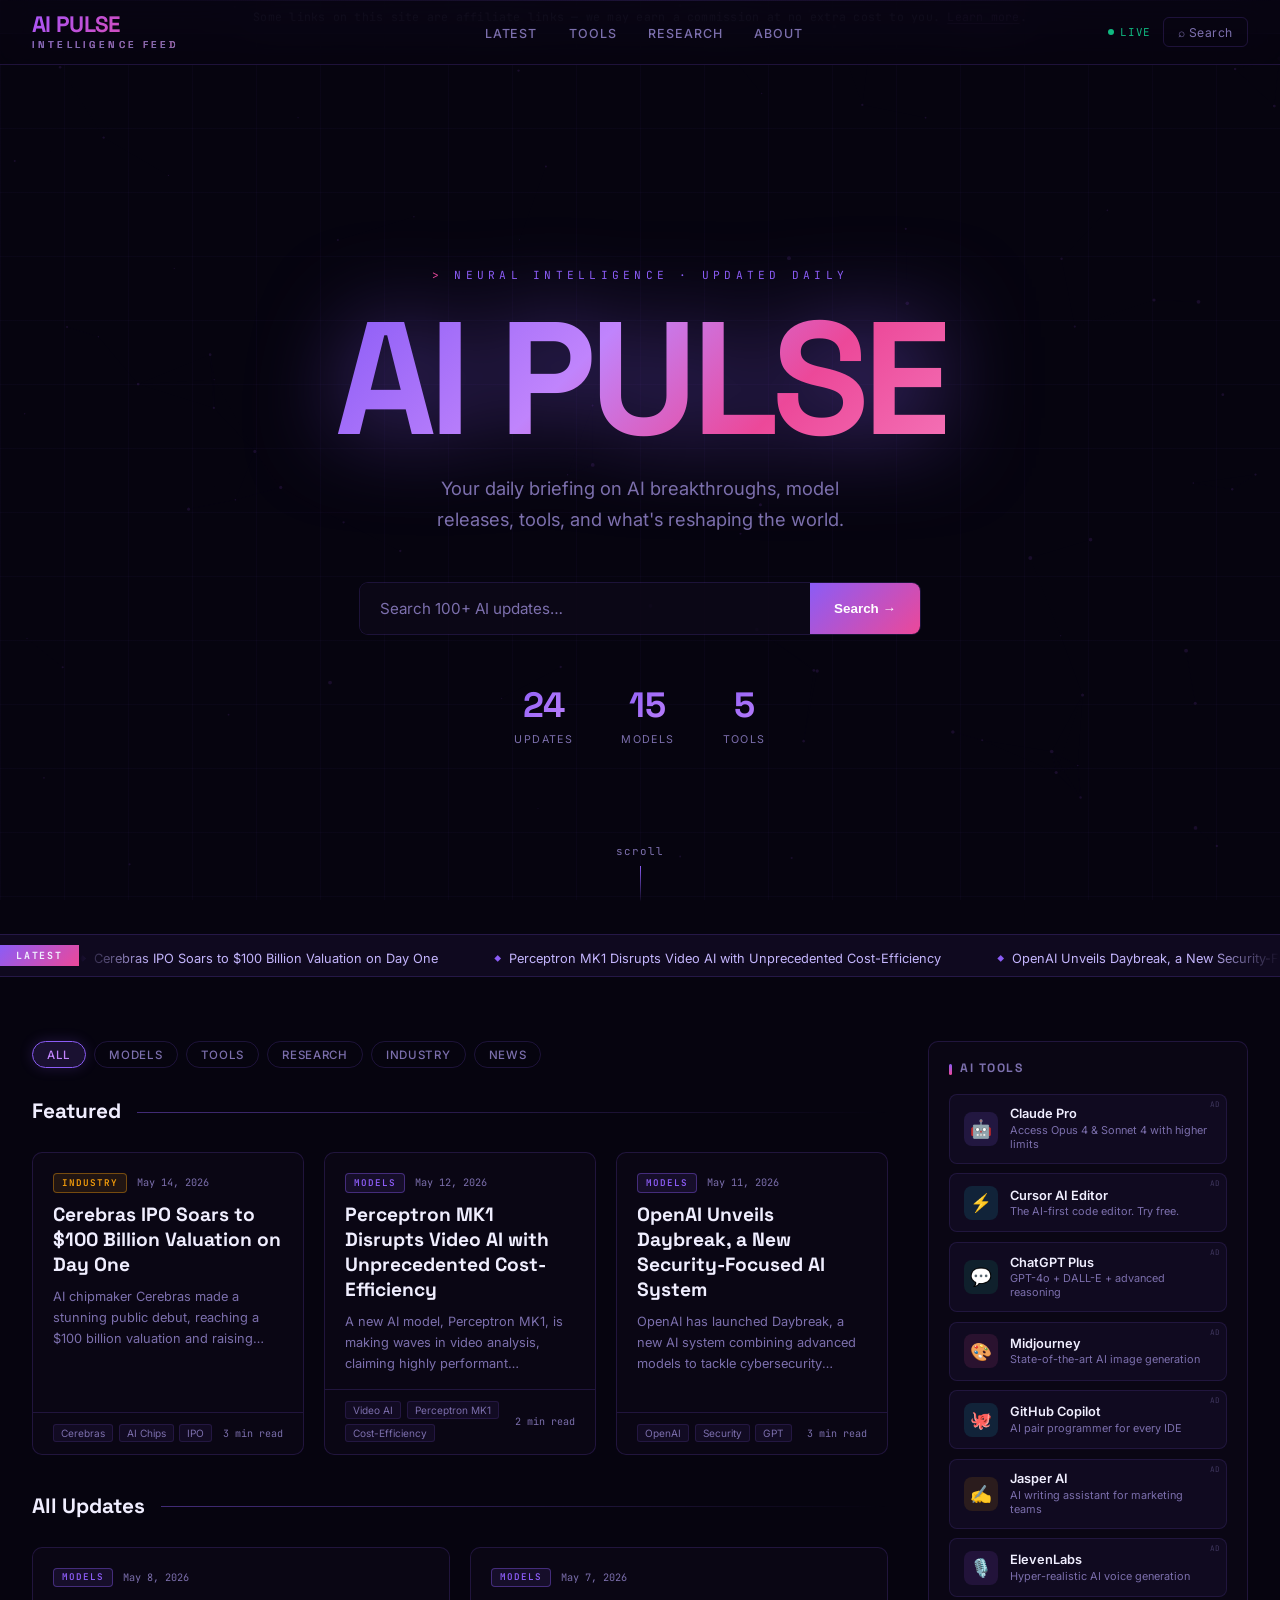
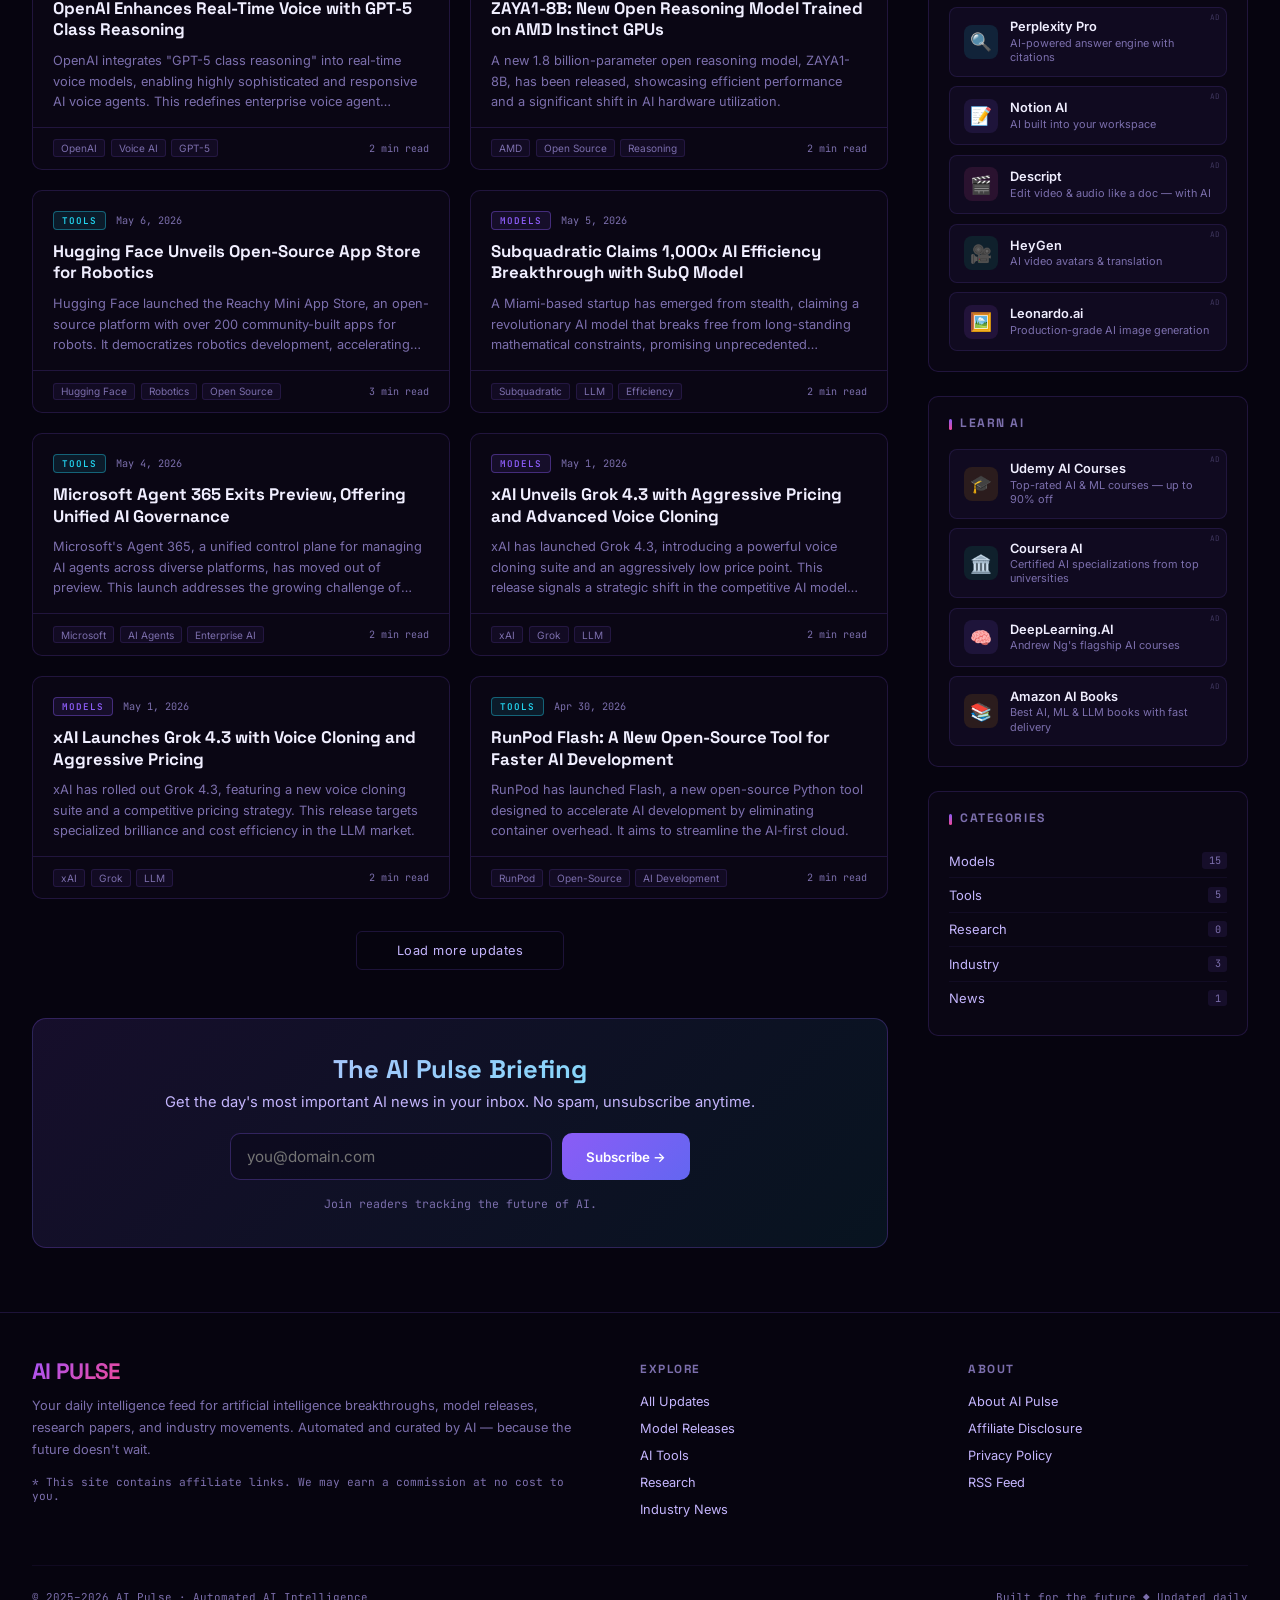
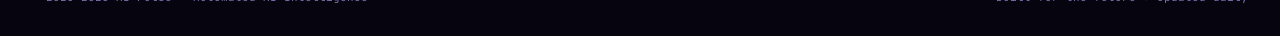
<file: index.html>
<!DOCTYPE html>
<html lang="en">
<head>
  <meta charset="UTF-8" />
  <meta name="viewport" content="width=device-width, initial-scale=1.0" />
  <title>AI Pulse — Daily AI News, Model Releases & Tool Reviews</title>
  <meta name="description" content="Daily AI intelligence briefing: new model releases, AI tool reviews, research breakthroughs, and industry news. Curated and updated every day." />
  <meta name="keywords" content="AI news, AI tools, LLM, GPT, Claude, Gemini, machine learning, AI updates, AI blog" />
  <meta name="author" content="AI Pulse" />
  <meta name="robots" content="index, follow, max-image-preview:large" />
  <link rel="canonical" href="https://goyalharshit79.github.io/AI-Updates/" />

  <!-- Open Graph -->
  <meta property="og:site_name" content="AI Pulse" />
  <meta property="og:title" content="AI Pulse — Daily AI News, Model Releases & Tool Reviews" />
  <meta property="og:description" content="Daily AI intelligence briefing: model releases, tool reviews, research, and industry news." />
  <meta property="og:type" content="website" />
  <meta property="og:url" content="https://goyalharshit79.github.io/AI-Updates/" />
  <meta property="og:image" content="https://goyalharshit79.github.io/AI-Updates/assets/og-default.png" />
  <meta property="og:locale" content="en_US" />

  <!-- Twitter -->
  <meta name="twitter:card" content="summary_large_image" />
  <meta name="twitter:title" content="AI Pulse — Daily AI News" />
  <meta name="twitter:description" content="Daily AI intelligence briefing: model releases, tool reviews, research, and industry news." />
  <meta name="twitter:image" content="https://goyalharshit79.github.io/AI-Updates/assets/og-default.png" />

  <meta name="theme-color" content="#8b5cf6" />
  <link rel="alternate" type="application/rss+xml" title="AI Pulse RSS" href="/AI-Updates/feed.xml" />
  <link rel="sitemap" type="application/xml" href="/AI-Updates/sitemap.xml" />

  <!-- JSON-LD: WebSite -->
  <script type="application/ld+json">
  {
    "@context": "https://schema.org",
    "@type": "WebSite",
    "name": "AI Pulse",
    "url": "https://goyalharshit79.github.io/AI-Updates/",
    "description": "Daily AI intelligence briefing: model releases, tool reviews, research, and industry news.",
    "potentialAction": {
      "@type": "SearchAction",
      "target": "https://goyalharshit79.github.io/AI-Updates/?q={search_term_string}",
      "query-input": "required name=search_term_string"
    }
  }
  </script>

  <link rel="preconnect" href="https://fonts.googleapis.com" />
  <link rel="preconnect" href="https://fonts.gstatic.com" crossorigin />
  <link href="https://fonts.googleapis.com/css2?family=Space+Grotesk:wght@400;500;600;700;800;900&family=Inter:wght@400;500;600&family=JetBrains+Mono:wght@400;500;600&display=swap" rel="stylesheet" />
  <link rel="stylesheet" href="assets/css/style.css" />

  <!-- Google Analytics 4 — replace G-XXXXXXXXXX with your real measurement ID -->
  <script async src="https://www.googletagmanager.com/gtag/js?id=G-XXXXXXXXXX"></script>
  <script>
    window.dataLayer = window.dataLayer || [];
    function gtag(){dataLayer.push(arguments);}
    gtag('js', new Date());
    gtag('config', 'G-XXXXXXXXXX', { anonymize_ip: true });
  </script>
</head>
<body>

<!-- ══ AFFILIATE DISCLOSURE BANNER (FTC) ══ -->
<div class="disclosure-banner" role="note">
  Some links on this site are affiliate links — we may earn a commission at no extra cost to you. <a href="disclosure.html">Learn more</a>.
</div>

<canvas id="neural-canvas"></canvas>

<!-- ══ SEARCH OVERLAY ══ -->
<div class="search-overlay" id="searchOverlay">
  <button class="search-overlay-close" id="searchClose" aria-label="Close search">✕</button>
  <input class="search-overlay-input" id="searchInput" type="text" placeholder="Search AI updates…" autocomplete="off" spellcheck="false" />
  <p class="search-hint">↵ to open · ESC to close · ⌘K anywhere</p>
  <div class="search-res" id="searchRes"></div>
</div>

<!-- ══ NAVIGATION ══ -->
<nav class="nav">
  <a href="index.html" class="nav-logo">
    AI PULSE
    <sup>Intelligence Feed</sup>
  </a>
  <ul class="nav-links">
    <li><a href="#latest">Latest</a></li>
    <li><a href="#tools">Tools</a></li>
    <li><a href="#research">Research</a></li>
    <li><a href="#about">About</a></li>
  </ul>
  <div class="nav-actions">
    <span class="live-dot">LIVE</span>
    <button class="btn-ghost open-search" aria-label="Open search">⌕ Search</button>
  </div>
</nav>

<!-- ══ HERO ══ -->
<section class="hero">
  <p class="hero-eyebrow">Neural intelligence · Updated daily</p>
  <h1 class="hero-title gradient-text">AI PULSE</h1>
  <p class="hero-sub">Your daily briefing on AI breakthroughs, model releases, tools, and what's reshaping the world.</p>
  <div class="hero-search">
    <input type="text" id="heroSearchInput" placeholder="Search 100+ AI updates…" autocomplete="off"
      onfocus="document.getElementById('searchOverlay').classList.add('open'); document.getElementById('searchInput').focus(); this.blur()" readonly />
    <button onclick="document.getElementById('searchOverlay').classList.add('open'); document.getElementById('searchInput').focus()">
      Search →
    </button>
  </div>
  <div class="hero-stats">
    <div>
      <span class="stat-val" id="stat-posts">—</span>
      <span class="stat-lbl">Updates</span>
    </div>
    <div>
      <span class="stat-val" id="stat-models">—</span>
      <span class="stat-lbl">Models</span>
    </div>
    <div>
      <span class="stat-val" id="stat-tools">—</span>
      <span class="stat-lbl">Tools</span>
    </div>
  </div>
  <div class="scroll-cue">scroll</div>
</section>

<!-- ══ TICKER ══ -->
<div class="ticker-wrap">
  <div class="ticker-badge">LATEST</div>
  <div class="ticker-track">
    <div class="ticker-inner" id="tickerInner">
      <span class="ticker-item">Loading latest AI intelligence…</span>
    </div>
  </div>
</div>

<!-- ══ MAIN CONTENT ══ -->
<div class="main-wrap" id="latest">

  <div class="main-col">
    <!-- Category filters -->
    <div class="filters">
      <button class="ftab active" data-cat="all">All</button>
      <button class="ftab" data-cat="Models">Models</button>
      <button class="ftab" data-cat="Tools">Tools</button>
      <button class="ftab" data-cat="Research">Research</button>
      <button class="ftab" data-cat="Industry">Industry</button>
      <button class="ftab" data-cat="News">News</button>
    </div>

    <div class="sec-head" id="featuredHead">
      <h2 class="sec-title">Featured</h2>
      <div class="sec-line"></div>
    </div>
    <div class="featured-grid" id="featuredGrid"></div>

    <div class="sec-head" style="margin-top:2.5rem">
      <h2 class="sec-title">All Updates</h2>
      <div class="sec-line"></div>
    </div>
    <div class="posts-grid" id="postsGrid">
      <div style="height:210px;border-radius:10px" class="skeleton"></div>
      <div style="height:210px;border-radius:10px" class="skeleton"></div>
      <div style="height:210px;border-radius:10px" class="skeleton"></div>
      <div style="height:210px;border-radius:10px" class="skeleton"></div>
    </div>
    <button class="btn-load" id="loadMore" style="display:none">Load more updates</button>

    <!-- ══ NEWSLETTER ══ -->
    <section class="newsletter-box" aria-labelledby="newsletter-h">
      <h2 id="newsletter-h" class="newsletter-title">The AI Pulse Briefing</h2>
      <p class="newsletter-sub">Get the day's most important AI news in your inbox. No spam, unsubscribe anytime.</p>
      <form class="newsletter-form" id="newsletterForm" action="https://buttondown.com/api/emails/embed-subscribe/REPLACE_ME" method="post" target="popupwindow" onsubmit="window.open('https://buttondown.com/REPLACE_ME', 'popupwindow')">
        <input type="email" name="email" placeholder="you@domain.com" required aria-label="Email address" />
        <button type="submit">Subscribe →</button>
      </form>
      <p class="newsletter-foot">Join readers tracking the future of AI.</p>
    </section>
  </div>

  <!-- Sidebar -->
  <aside class="side-col" id="tools">
    <div class="side-box">
      <h3 class="side-title">AI Tools</h3>
      <div id="affTools">
        <div style="height:58px;border-radius:8px;margin-bottom:.6rem" class="skeleton"></div>
        <div style="height:58px;border-radius:8px;margin-bottom:.6rem" class="skeleton"></div>
        <div style="height:58px;border-radius:8px" class="skeleton"></div>
      </div>
    </div>
    <div class="side-box">
      <h3 class="side-title">Learn AI</h3>
      <div id="affLearn">
        <div style="height:58px;border-radius:8px;margin-bottom:.6rem" class="skeleton"></div>
        <div style="height:58px;border-radius:8px" class="skeleton"></div>
      </div>
    </div>
    <div class="side-box" id="research">
      <h3 class="side-title">Categories</h3>
      <ul class="cat-list">
        <li class="cat-li" onclick="setCategory('Models')"><span>Models</span><span class="cat-cnt" id="count-models">0</span></li>
        <li class="cat-li" onclick="setCategory('Tools')"><span>Tools</span><span class="cat-cnt" id="count-tools">0</span></li>
        <li class="cat-li" onclick="setCategory('Research')"><span>Research</span><span class="cat-cnt" id="count-research">0</span></li>
        <li class="cat-li" onclick="setCategory('Industry')"><span>Industry</span><span class="cat-cnt" id="count-industry">0</span></li>
        <li class="cat-li" onclick="setCategory('News')"><span>News</span><span class="cat-cnt" id="count-news">0</span></li>
      </ul>
    </div>
  </aside>
</div>

<!-- ══ FOOTER ══ -->
<footer>
  <div class="foot-wrap">
    <div class="foot-grid">
      <div>
        <div class="foot-brand">
          <span class="nav-logo" style="display:inline-flex">AI PULSE</span>
        </div>
        <p class="foot-desc">Your daily intelligence feed for artificial intelligence breakthroughs, model releases, research papers, and industry movements. Automated and curated by AI — because the future doesn't wait.</p>
        <p style="font-size:.7rem;color:var(--text-3);margin-top:.875rem;font-family:var(--ff-mono)">* This site contains affiliate links. We may earn a commission at no cost to you.</p>
      </div>
      <div>
        <p class="foot-h">Explore</p>
        <ul class="foot-links">
          <li><a href="#latest" onclick="setCategory('all')">All Updates</a></li>
          <li><a href="#latest" onclick="setCategory('Models')">Model Releases</a></li>
          <li><a href="#latest" onclick="setCategory('Tools')">AI Tools</a></li>
          <li><a href="#latest" onclick="setCategory('Research')">Research</a></li>
          <li><a href="#latest" onclick="setCategory('Industry')">Industry News</a></li>
        </ul>
      </div>
      <div id="about">
        <p class="foot-h">About</p>
        <ul class="foot-links">
          <li><a href="about.html">About AI Pulse</a></li>
          <li><a href="disclosure.html">Affiliate Disclosure</a></li>
          <li><a href="privacy.html">Privacy Policy</a></li>
          <li><a href="feed.xml">RSS Feed</a></li>
        </ul>
      </div>
    </div>
    <div class="foot-bottom">
      <span>© 2025–2026 AI Pulse · Automated AI Intelligence</span>
      <span>Built for the future ◆ Updated daily</span>
    </div>
  </div>
</footer>

<script src="assets/js/app.js"></script>
</body>
</html>
</file>
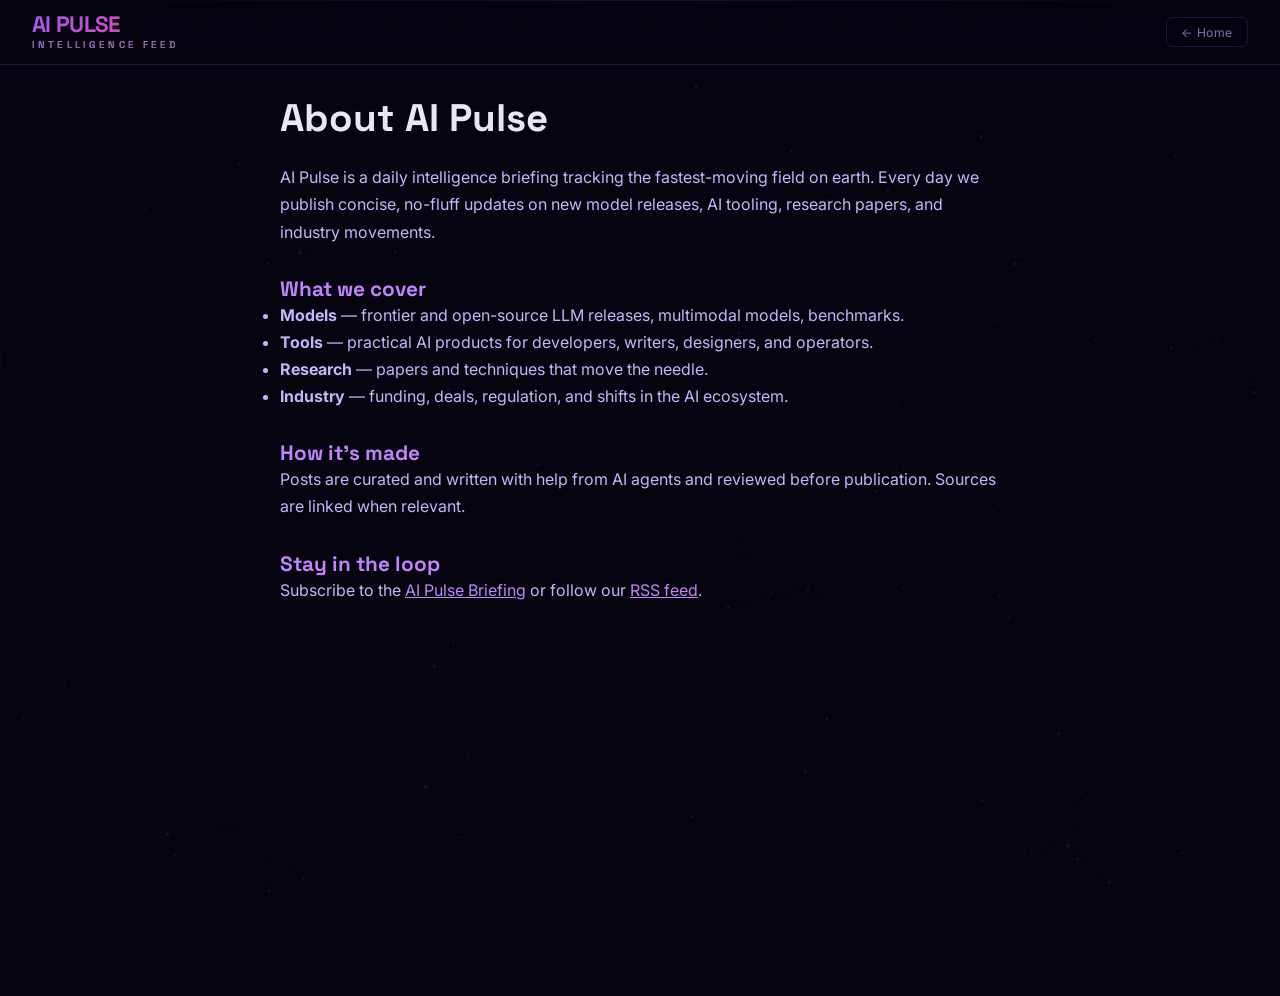
<file: about.html>
<!DOCTYPE html>
<html lang="en">
<head>
  <meta charset="UTF-8" />
  <meta name="viewport" content="width=device-width, initial-scale=1.0" />
  <title>About — AI Pulse</title>
  <meta name="description" content="About AI Pulse — a daily AI news blog covering model releases, AI tools, research breakthroughs, and industry shifts." />
  <link rel="canonical" href="https://goyalharshit79.github.io/AI-Updates/about.html" />
  <meta name="theme-color" content="#8b5cf6" />
  <link href="https://fonts.googleapis.com/css2?family=Space+Grotesk:wght@400;500;600;700;800;900&family=Inter:wght@400;500;600&family=JetBrains+Mono:wght@400;500;600&display=swap" rel="stylesheet" />
  <link rel="stylesheet" href="assets/css/style.css" />
</head>
<body>
<canvas id="neural-canvas"></canvas>
<nav class="nav">
  <a href="index.html" class="nav-logo">AI PULSE<sup>Intelligence Feed</sup></a>
  <div class="nav-actions"><a href="index.html" class="btn-ghost">← Home</a></div>
</nav>
<main class="legal-page">
  <h1>About AI Pulse</h1>
  <p>AI Pulse is a daily intelligence briefing tracking the fastest-moving field on earth. Every day we publish concise, no-fluff updates on new model releases, AI tooling, research papers, and industry movements.</p>
  <h2>What we cover</h2>
  <ul>
    <li><strong>Models</strong> — frontier and open-source LLM releases, multimodal models, benchmarks.</li>
    <li><strong>Tools</strong> — practical AI products for developers, writers, designers, and operators.</li>
    <li><strong>Research</strong> — papers and techniques that move the needle.</li>
    <li><strong>Industry</strong> — funding, deals, regulation, and shifts in the AI ecosystem.</li>
  </ul>
  <h2>How it's made</h2>
  <p>Posts are curated and written with help from AI agents and reviewed before publication. Sources are linked when relevant.</p>
  <h2>Stay in the loop</h2>
  <p>Subscribe to the <a href="index.html#newsletter-h">AI Pulse Briefing</a> or follow our <a href="feed.xml">RSS feed</a>.</p>
</main>
<script src="assets/js/app.js"></script>
</body>
</html>
</file>
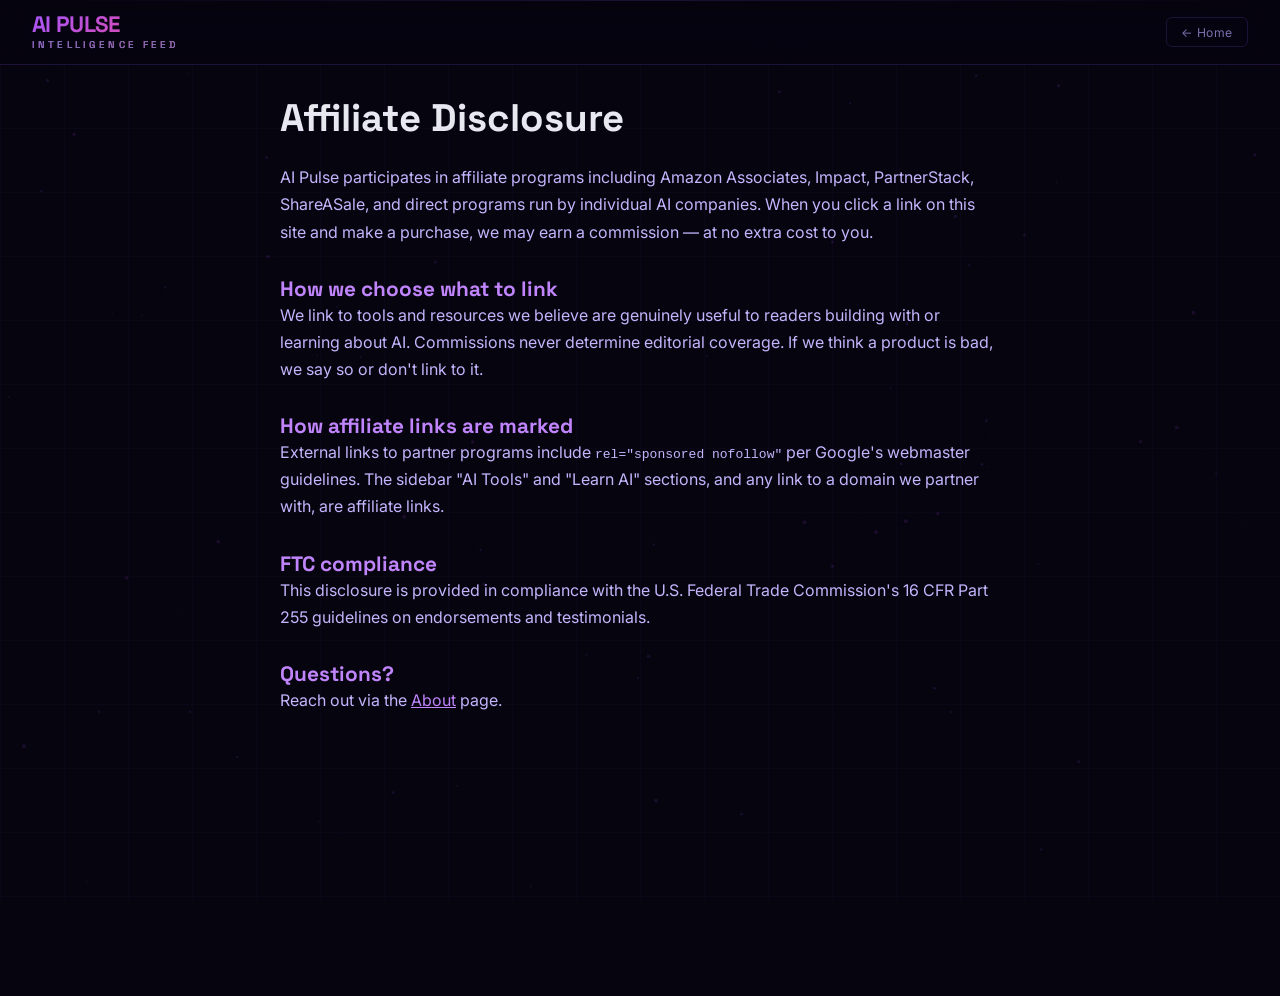
<file: disclosure.html>
<!DOCTYPE html>
<html lang="en">
<head>
  <meta charset="UTF-8" />
  <meta name="viewport" content="width=device-width, initial-scale=1.0" />
  <title>Affiliate Disclosure — AI Pulse</title>
  <meta name="description" content="AI Pulse affiliate disclosure: how affiliate links work and how we earn commissions." />
  <link rel="canonical" href="https://goyalharshit79.github.io/AI-Updates/disclosure.html" />
  <meta name="theme-color" content="#8b5cf6" />
  <link href="https://fonts.googleapis.com/css2?family=Space+Grotesk:wght@400;500;600;700;800;900&family=Inter:wght@400;500;600&family=JetBrains+Mono:wght@400;500;600&display=swap" rel="stylesheet" />
  <link rel="stylesheet" href="assets/css/style.css" />
</head>
<body>
<canvas id="neural-canvas"></canvas>
<nav class="nav">
  <a href="index.html" class="nav-logo">AI PULSE<sup>Intelligence Feed</sup></a>
  <div class="nav-actions"><a href="index.html" class="btn-ghost">← Home</a></div>
</nav>
<main class="legal-page">
  <h1>Affiliate Disclosure</h1>
  <p>AI Pulse participates in affiliate programs including Amazon Associates, Impact, PartnerStack, ShareASale, and direct programs run by individual AI companies. When you click a link on this site and make a purchase, we may earn a commission — at no extra cost to you.</p>
  <h2>How we choose what to link</h2>
  <p>We link to tools and resources we believe are genuinely useful to readers building with or learning about AI. Commissions never determine editorial coverage. If we think a product is bad, we say so or don't link to it.</p>
  <h2>How affiliate links are marked</h2>
  <p>External links to partner programs include <code>rel="sponsored nofollow"</code> per Google's webmaster guidelines. The sidebar "AI Tools" and "Learn AI" sections, and any link to a domain we partner with, are affiliate links.</p>
  <h2>FTC compliance</h2>
  <p>This disclosure is provided in compliance with the U.S. Federal Trade Commission's 16 CFR Part 255 guidelines on endorsements and testimonials.</p>
  <h2>Questions?</h2>
  <p>Reach out via the <a href="about.html">About</a> page.</p>
</main>
<script src="assets/js/app.js"></script>
</body>
</html>
</file>
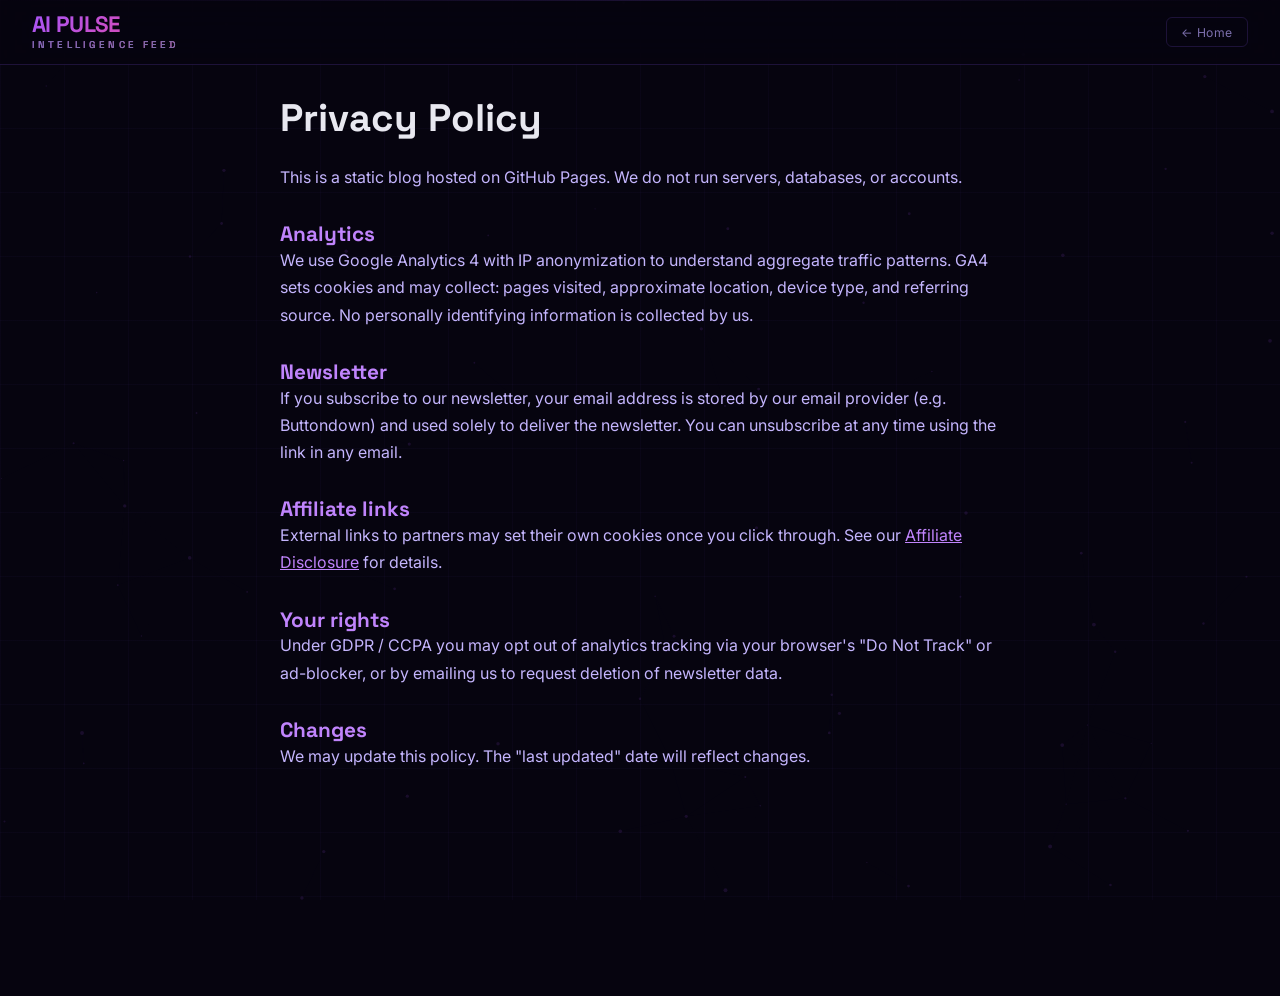
<file: privacy.html>
<!DOCTYPE html>
<html lang="en">
<head>
  <meta charset="UTF-8" />
  <meta name="viewport" content="width=device-width, initial-scale=1.0" />
  <title>Privacy Policy — AI Pulse</title>
  <meta name="description" content="AI Pulse privacy policy: what data we collect, how we use it, and your choices." />
  <link rel="canonical" href="https://goyalharshit79.github.io/AI-Updates/privacy.html" />
  <meta name="theme-color" content="#8b5cf6" />
  <link href="https://fonts.googleapis.com/css2?family=Space+Grotesk:wght@400;500;600;700;800;900&family=Inter:wght@400;500;600&family=JetBrains+Mono:wght@400;500;600&display=swap" rel="stylesheet" />
  <link rel="stylesheet" href="assets/css/style.css" />
</head>
<body>
<canvas id="neural-canvas"></canvas>
<nav class="nav">
  <a href="index.html" class="nav-logo">AI PULSE<sup>Intelligence Feed</sup></a>
  <div class="nav-actions"><a href="index.html" class="btn-ghost">← Home</a></div>
</nav>
<main class="legal-page">
  <h1>Privacy Policy</h1>
  <p>This is a static blog hosted on GitHub Pages. We do not run servers, databases, or accounts.</p>
  <h2>Analytics</h2>
  <p>We use Google Analytics 4 with IP anonymization to understand aggregate traffic patterns. GA4 sets cookies and may collect: pages visited, approximate location, device type, and referring source. No personally identifying information is collected by us.</p>
  <h2>Newsletter</h2>
  <p>If you subscribe to our newsletter, your email address is stored by our email provider (e.g. Buttondown) and used solely to deliver the newsletter. You can unsubscribe at any time using the link in any email.</p>
  <h2>Affiliate links</h2>
  <p>External links to partners may set their own cookies once you click through. See our <a href="disclosure.html">Affiliate Disclosure</a> for details.</p>
  <h2>Your rights</h2>
  <p>Under GDPR / CCPA you may opt out of analytics tracking via your browser's "Do Not Track" or ad-blocker, or by emailing us to request deletion of newsletter data.</p>
  <h2>Changes</h2>
  <p>We may update this policy. The "last updated" date will reflect changes.</p>
</main>
<script src="assets/js/app.js"></script>
</body>
</html>
</file>
<file: assets/css/style.css>
/* ══════════════════════════════════════════
   AI PULSE — Futuristic Dark Theme
   ══════════════════════════════════════════ */

:root {
  --void: #06040f;
  --surface: #0d0818;
  --surface-2: #130f22;
  --border: rgba(139,92,246,.18);
  --border-hi: rgba(139,92,246,.45);
  --primary: #8b5cf6;
  --primary-light: #a855f7;
  --accent: #c084fc;
  --pink: #ec4899;
  --cyan: #22d3ee;
  --green: #10b981;
  --amber: #f59e0b;
  --text: #f0eeff;
  --text-2: #c4b5fd;
  --text-3: #7c6fad;
  --glow: 0 0 24px rgba(139,92,246,.35);
  --ff-display: 'Space Grotesk', sans-serif;
  --ff-body: 'Inter', sans-serif;
  --ff-mono: 'JetBrains Mono', monospace;
}

*,*::before,*::after { box-sizing:border-box; margin:0; padding:0 }
html { scroll-behavior:smooth }
body {
  font-family: var(--ff-body);
  background: var(--void);
  color: var(--text);
  min-height: 100vh;
  overflow-x: hidden;
  position: relative;
}

/* Background grid */
body::before {
  content: '';
  position: fixed; inset: 0;
  background-image:
    linear-gradient(rgba(139,92,246,.035) 1px, transparent 1px),
    linear-gradient(90deg, rgba(139,92,246,.035) 1px, transparent 1px);
  background-size: 64px 64px;
  pointer-events: none; z-index: 0;
}

/* Scan line */
body::after {
  content: '';
  position: fixed; top: 0; left: 0; right: 0;
  height: 1px;
  background: linear-gradient(90deg, transparent, rgba(139,92,246,.45), transparent);
  animation: scan 10s linear infinite;
  pointer-events: none; z-index: 999; opacity: .35;
}
@keyframes scan { 0% { top:0 } 100% { top:100vh } }

::-webkit-scrollbar { width: 4px }
::-webkit-scrollbar-track { background: var(--void) }
::-webkit-scrollbar-thumb { background: var(--primary); border-radius: 2px }

#neural-canvas {
  position: fixed; top: 0; left: 0;
  width: 100%; height: 100%;
  z-index: 0; opacity: .22; pointer-events: none;
}

/* ── Typography ────────────────────────── */
h1,h2,h3,h4,h5,h6 { font-family:var(--ff-display); line-height:1.15 }
a { text-decoration:none; color:inherit }

.gradient-text {
  background: linear-gradient(135deg, #8b5cf6 0%, #c084fc 40%, #ec4899 72%, #f472b6 100%);
  -webkit-background-clip: text; -webkit-text-fill-color: transparent;
  background-clip: text;
}

/* ── Navigation ─────────────────────────── */
.nav {
  position: fixed; top: 0; left: 0; right: 0; z-index: 100;
  display: flex; align-items: center; justify-content: space-between;
  padding: .875rem 2rem;
  background: rgba(6,4,15,.84);
  backdrop-filter: blur(24px) saturate(1.5);
  -webkit-backdrop-filter: blur(24px);
  border-bottom: 1px solid var(--border);
}
.nav-logo {
  font-family: var(--ff-display); font-weight: 900; font-size: 1.4rem;
  letter-spacing: -.03em;
  background: linear-gradient(135deg, #a855f7, #ec4899);
  -webkit-background-clip: text; -webkit-text-fill-color: transparent;
  background-clip: text;
  display: flex; flex-direction: column; line-height: 1;
}
.nav-logo sup {
  font-size: .44em; font-weight: 500; letter-spacing: .32em;
  color: var(--text-3); -webkit-text-fill-color: var(--text-3);
  text-transform: uppercase; display: block; margin-top: .25rem;
}
.nav-links { display: flex; gap: 2rem; list-style: none }
.nav-links a {
  font-size: .78rem; font-weight: 500; letter-spacing: .07em;
  text-transform: uppercase; color: var(--text-3);
  transition: .2s; position: relative;
}
.nav-links a::after {
  content: ''; position: absolute; bottom: -3px; left: 0; right: 0;
  height: 1px; background: var(--primary);
  transform: scaleX(0); transform-origin: left; transition: .2s;
}
.nav-links a:hover { color: var(--accent) }
.nav-links a:hover::after { transform: scaleX(1) }

.nav-actions { display: flex; align-items: center; gap: .75rem }
.btn-ghost {
  background: none; border: 1px solid var(--border); color: var(--text-3);
  padding: .42rem .88rem; border-radius: 6px; cursor: pointer;
  font-size: .76rem; font-family: var(--ff-body); letter-spacing: .04em;
  transition: .2s; display: inline-flex; align-items: center; gap: .4rem;
}
.btn-ghost:hover { border-color: var(--primary); color: var(--accent); background: rgba(139,92,246,.08) }

.live-dot {
  display: flex; align-items: center; gap: .4rem;
  font-family: var(--ff-mono); font-size: .68rem; color: var(--green); letter-spacing: .06em;
}
.live-dot::before {
  content: ''; width: 6px; height: 6px; background: var(--green);
  border-radius: 50%; animation: blink 1.4s ease infinite;
}
@keyframes blink { 0%,100%{opacity:1} 50%{opacity:.25} }

/* ── Hero ──────────────────────────────── */
.hero {
  min-height: 100vh; display: flex; flex-direction: column;
  align-items: center; justify-content: center; text-align: center;
  padding: 7rem 2rem 4rem; position: relative; z-index: 1;
}
.hero-eyebrow {
  font-family: var(--ff-mono); font-size: .7rem; letter-spacing: .38em;
  text-transform: uppercase; color: var(--primary); margin-bottom: 1.5rem;
  animation: fadeUp .6s ease both;
}
.hero-eyebrow::before { content: '> '; color: var(--pink) }

.hero-title {
  font-family: var(--ff-display);
  font-size: clamp(4.5rem, 13vw, 10rem);
  font-weight: 900; letter-spacing: -.04em; line-height: .92;
  margin-bottom: 1.25rem;
  filter: drop-shadow(0 0 45px rgba(139,92,246,.55));
  animation: fadeUp .7s ease .1s both;
}
.hero-sub {
  font-size: clamp(.9rem, 2vw, 1.15rem); color: var(--text-3);
  line-height: 1.68; max-width: 470px; margin-bottom: 3rem;
  animation: fadeUp .7s ease .2s both;
}

/* Hero search */
.hero-search {
  display: flex; width: 100%; max-width: 560px;
  margin-bottom: 3rem; border-radius: 8px; overflow: hidden;
  box-shadow: 0 0 0 1px var(--border);
  transition: box-shadow .2s;
  animation: fadeUp .7s ease .3s both;
}
.hero-search:focus-within { box-shadow: 0 0 0 1px var(--primary), var(--glow) }
.hero-search input {
  flex: 1; background: rgba(13,8,24,.88); border: none;
  color: var(--text); padding: 1rem 1.25rem;
  font-size: .95rem; font-family: var(--ff-body); outline: none;
}
.hero-search input::placeholder { color: var(--text-3) }
.hero-search button {
  background: linear-gradient(135deg, var(--primary), var(--pink));
  border: none; color: #fff; padding: 0 1.5rem;
  font-weight: 600; font-size: .84rem; cursor: pointer;
  white-space: nowrap; transition: opacity .2s;
}
.hero-search button:hover { opacity: .85 }

/* Stats */
.hero-stats {
  display: flex; gap: 3rem;
  animation: fadeUp .7s ease .45s both;
}
.stat-val {
  font-family: var(--ff-display); font-size: 2.2rem; font-weight: 800;
  background: linear-gradient(135deg, var(--primary), var(--accent));
  -webkit-background-clip: text; -webkit-text-fill-color: transparent;
  background-clip: text; display: block;
}
.stat-lbl { font-size: .67rem; color: var(--text-3); text-transform: uppercase; letter-spacing: .13em }

/* Scroll cue */
.scroll-cue {
  position: absolute; bottom: 2rem;
  display: flex; flex-direction: column; align-items: center;
  gap: .5rem; color: var(--text-3); font-size: .68rem;
  font-family: var(--ff-mono); letter-spacing: .1em;
  animation: bob 2.2s ease infinite;
}
.scroll-cue::after {
  content: ''; width: 1px; height: 36px;
  background: linear-gradient(to bottom, var(--primary), transparent);
}
@keyframes bob { 0%,100%{transform:translateY(0)} 50%{transform:translateY(7px)} }

/* ── Ticker ─────────────────────────────── */
.ticker-wrap {
  position: relative; z-index: 10; overflow: hidden;
  background: rgba(139,92,246,.07);
  border-top: 1px solid var(--border); border-bottom: 1px solid var(--border);
  padding: .65rem 0;
  display: flex; align-items: center;
}
.ticker-badge {
  flex-shrink: 0;
  background: linear-gradient(135deg, var(--primary), var(--pink));
  padding: .22rem 1rem; font-family: var(--ff-mono);
  font-size: .62rem; font-weight: 700; letter-spacing: .18em;
  text-transform: uppercase; z-index: 2; white-space: nowrap;
}
.ticker-track {
  overflow: hidden; flex: 1;
  mask: linear-gradient(to right, transparent, black 6%, black 94%, transparent);
}
.ticker-inner { display: inline-flex; animation: tick 38s linear infinite; white-space: nowrap }
.ticker-item { display: inline-flex; align-items: center; gap: .5rem; margin-right: 3.5rem; font-size: .8rem; color: var(--text-2) }
.ticker-item::before { content: '◆'; color: var(--primary); font-size: .44rem }
@keyframes tick { 0%{transform:translateX(0)} 100%{transform:translateX(-50%)} }

/* ── Main layout ─────────────────────────── */
.main-wrap {
  max-width: 1380px; margin: 0 auto;
  padding: 4rem 2rem;
  display: grid; grid-template-columns: 1fr 320px; gap: 2.5rem;
  position: relative; z-index: 1;
}
.main-col { min-width: 0 }
.side-col { min-width: 0 }

.sec-head { display: flex; align-items: center; gap: 1rem; margin-bottom: 1.75rem }
.sec-title { font-family: var(--ff-display); font-size: 1.3rem; font-weight: 700; white-space: nowrap }
.sec-line { flex: 1; height: 1px; background: linear-gradient(to right, var(--border-hi), transparent) }

/* ── Filter tabs ────────────────────────── */
.filters { display: flex; gap: .5rem; flex-wrap: wrap; margin-bottom: 2rem }
.ftab {
  background: none; border: 1px solid var(--border); color: var(--text-3);
  padding: .34rem .88rem; border-radius: 999px; cursor: pointer;
  font-size: .72rem; font-weight: 500; letter-spacing: .06em;
  text-transform: uppercase; font-family: var(--ff-body); transition: .2s;
}
.ftab:hover { border-color: var(--primary); color: var(--accent) }
.ftab.active { background: rgba(139,92,246,.15); border-color: var(--primary); color: var(--accent); box-shadow: 0 0 14px rgba(139,92,246,.2) }

/* ── Post cards ──────────────────────────── */
.featured-grid { display: grid; grid-template-columns: repeat(3,1fr); gap: 1.25rem; margin-bottom: 2.5rem }
.posts-grid { display: grid; grid-template-columns: repeat(2,1fr); gap: 1.25rem; margin-bottom: 2rem }

.post-card {
  display: flex; flex-direction: column;
  background: rgba(13,8,24,.65); border: 1px solid var(--border);
  border-radius: 10px; overflow: hidden; position: relative;
  transition: transform .25s, box-shadow .25s, border-color .25s;
  cursor: pointer;
}
.post-card::before {
  content: ''; position: absolute; inset: 0; border-radius: 10px;
  background: linear-gradient(135deg, rgba(139,92,246,.05), rgba(236,72,153,.05));
  opacity: 0; transition: .25s; pointer-events: none;
}
.post-card:hover { transform: translateY(-5px); border-color: rgba(139,92,246,.45); box-shadow: 0 14px 38px rgba(139,92,246,.22), 0 0 0 1px rgba(139,92,246,.28) }
.post-card:hover::before { opacity: 1 }

.card-body { padding: 1.25rem 1.25rem .875rem; flex: 1 }
.card-meta { display: flex; align-items: center; gap: .6rem; margin-bottom: .65rem }
.cat {
  font-family: var(--ff-mono); font-size: .58rem; font-weight: 600;
  letter-spacing: .1em; text-transform: uppercase;
  padding: .17rem .52rem; border-radius: 4px; border: 1px solid;
}
.cat-models  { color:#8b5cf6; border-color:rgba(139,92,246,.4); background:rgba(139,92,246,.1) }
.cat-tools   { color:#22d3ee; border-color:rgba(34,211,238,.4);  background:rgba(34,211,238,.1) }
.cat-research{ color:#10b981; border-color:rgba(16,185,129,.4);  background:rgba(16,185,129,.1) }
.cat-industry{ color:#f59e0b; border-color:rgba(245,158,11,.4);  background:rgba(245,158,11,.1) }
.cat-news    { color:#ec4899; border-color:rgba(236,72,153,.4);  background:rgba(236,72,153,.1) }

.card-date { font-family: var(--ff-mono); font-size: .64rem; color: var(--text-3) }
.card-title { font-family: var(--ff-display); font-size: 1.05rem; font-weight: 700; line-height: 1.3; margin-bottom: .6rem; color: var(--text) }
.post-card.feat .card-title { font-size: 1.2rem }
.card-excerpt { font-size: .8rem; color: var(--text-3); line-height: 1.62; display: -webkit-box; -webkit-line-clamp: 3; -webkit-box-orient: vertical; overflow: hidden }

.card-foot { padding: .72rem 1.25rem; border-top: 1px solid var(--border); display: flex; align-items: center; justify-content: space-between; gap: .5rem }
.card-tags { display: flex; gap: .35rem; flex-wrap: wrap; min-width: 0 }
.tag { font-size: .63rem; color: var(--text-3); background: rgba(139,92,246,.07); padding: .12rem .44rem; border-radius: 3px; border: 1px solid rgba(139,92,246,.14); white-space: nowrap }
.read-time { font-family: var(--ff-mono); font-size: .63rem; color: var(--text-3); white-space: nowrap }

.btn-load { display: block; margin: 1.5rem auto 0; background: none; border: 1px solid var(--border); color: var(--text-2); padding: .7rem 2.5rem; border-radius: 6px; cursor: pointer; font-size: .8rem; font-family: var(--ff-body); letter-spacing: .04em; transition: .2s }
.btn-load:hover { border-color: var(--primary); background: rgba(139,92,246,.1); color: var(--accent) }

.empty { grid-column: 1/-1; text-align: center; padding: 4rem 2rem; color: var(--text-3) }
.empty-icon { font-size: 2.5rem; opacity: .4; margin-bottom: .75rem }
.empty-txt { font-size: .85rem }

/* ── Sidebar ─────────────────────────────── */
.side-box { background: rgba(13,8,24,.65); border: 1px solid var(--border); border-radius: 10px; padding: 1.25rem; margin-bottom: 1.5rem }
.side-title { font-family: var(--ff-display); font-size: .76rem; font-weight: 700; text-transform: uppercase; letter-spacing: .13em; color: var(--text-3); margin-bottom: 1.1rem; display: flex; align-items: center; gap: .5rem }
.side-title::before { content: ''; width: 3px; height: 11px; flex-shrink: 0; background: linear-gradient(to bottom, var(--primary), var(--pink)); border-radius: 2px }

.aff-card { display: flex; align-items: center; gap: .75rem; padding: .72rem .875rem; background: rgba(139,92,246,.05); border: 1px solid rgba(139,92,246,.14); border-radius: 8px; margin-bottom: .6rem; transition: .2s; text-decoration: none; color: inherit; position: relative; overflow: hidden }
.aff-card:last-child { margin-bottom: 0 }
.aff-card::after { content: 'AD'; position: absolute; top: 4px; right: 6px; font-family: var(--ff-mono); font-size: .48rem; color: var(--text-3); opacity: .45 }
.aff-card:hover { border-color: var(--primary); background: rgba(139,92,246,.1); transform: translateX(3px) }
.aff-icon { width: 34px; height: 34px; border-radius: 8px; display: flex; align-items: center; justify-content: center; font-size: 1.1rem; flex-shrink: 0 }
.aff-name { font-size: .8rem; font-weight: 600; color: var(--text); margin-bottom: .1rem }
.aff-desc { font-size: .68rem; color: var(--text-3); line-height: 1.3 }

.cat-list { list-style: none }
.cat-li { display: flex; align-items: center; justify-content: space-between; padding: .54rem 0; border-bottom: 1px solid rgba(139,92,246,.07); font-size: .81rem; color: var(--text-2); cursor: pointer; transition: .2s }
.cat-li:last-child { border-bottom: none }
.cat-li:hover { color: var(--accent) }
.cat-cnt { font-family: var(--ff-mono); font-size: .64rem; color: var(--text-3); background: rgba(139,92,246,.1); padding: .1rem .4rem; border-radius: 3px }

/* ── Footer ──────────────────────────────── */
footer { border-top: 1px solid var(--border); padding: 3rem 2rem 2rem; position: relative; z-index: 1 }
.foot-wrap { max-width: 1380px; margin: 0 auto }
.foot-grid { display: grid; grid-template-columns: 2fr 1fr 1fr; gap: 3rem; margin-bottom: 2.5rem }
.foot-brand { margin-bottom: .75rem }
.foot-desc { font-size: .8rem; color: var(--text-3); line-height: 1.72; margin-top: .5rem }
.foot-h { font-family: var(--ff-display); font-size: .74rem; font-weight: 700; text-transform: uppercase; letter-spacing: .13em; color: var(--text-3); margin-bottom: .875rem }
.foot-links { list-style: none }
.foot-links li { margin-bottom: .44rem }
.foot-links a { font-size: .8rem; color: var(--text-2); transition: .2s }
.foot-links a:hover { color: var(--accent) }
.foot-bottom { border-top: 1px solid rgba(139,92,246,.08); padding-top: 1.5rem; display: flex; align-items: center; justify-content: space-between; font-family: var(--ff-mono); font-size: .68rem; color: var(--text-3) }

/* ── Search overlay ─────────────────────── */
.search-overlay { position: fixed; inset: 0; z-index: 500; background: rgba(6,4,15,.96); backdrop-filter: blur(24px); display: flex; flex-direction: column; align-items: center; padding: 8vh 2rem 2rem; opacity: 0; pointer-events: none; transition: opacity .22s }
.search-overlay.open { opacity: 1; pointer-events: all }
.search-overlay-close { position: absolute; top: 1.5rem; right: 1.5rem; background: none; border: none; color: var(--text-3); font-size: 1.4rem; cursor: pointer; transition: .2s; padding: .5rem }
.search-overlay-close:hover { color: var(--text) }
.search-overlay-input { width: 100%; max-width: 680px; background: none; border: none; border-bottom: 2px solid var(--primary); color: var(--text); font-size: 2rem; padding: .875rem 0; outline: none; font-family: var(--ff-display); font-weight: 700 }
.search-overlay-input::placeholder { color: var(--text-3) }
.search-hint { font-family: var(--ff-mono); font-size: .68rem; color: var(--text-3); margin-top: .75rem; align-self: flex-start; width: 100%; max-width: 680px }
.search-res { width: 100%; max-width: 680px; margin-top: 1.5rem; overflow-y: auto; max-height: 55vh }
.s-item { display: block; padding: .875rem 0; border-bottom: 1px solid var(--border); transition: padding .15s; cursor: pointer; text-decoration: none; color: inherit }
.s-item:hover { padding-left: .5rem }
.s-item-title { font-family: var(--ff-display); font-size: .94rem; font-weight: 600; margin-bottom: .25rem }
.s-item-meta { font-family: var(--ff-mono); font-size: .66rem; color: var(--text-3) }

/* ── Post page ───────────────────────────── */
.progress-bar { position: fixed; top: 0; left: 0; z-index: 200; height: 2px; width: 0%; background: linear-gradient(90deg, var(--primary), var(--pink)); transition: width .1s linear }
.post-hero { padding: 8rem 2rem 4rem; text-align: center; position: relative; z-index: 1; border-bottom: 1px solid var(--border) }
.post-category-badge { display: inline-flex; align-items: center; font-family: var(--ff-mono); font-size: .7rem; font-weight: 700; letter-spacing: .13em; text-transform: uppercase; padding: .35rem .875rem; border-radius: 999px; border: 1px solid; margin-bottom: 1.5rem }
.post-title { font-family: var(--ff-display); font-size: clamp(2rem, 5vw, 3.5rem); font-weight: 900; letter-spacing: -.03em; line-height: 1.1; max-width: 820px; margin: 0 auto 1.5rem; filter: drop-shadow(0 0 28px rgba(139,92,246,.3)) }
.post-meta-bar { display: flex; align-items: center; justify-content: center; gap: 1.5rem; font-family: var(--ff-mono); font-size: .7rem; color: var(--text-3); flex-wrap: wrap }
.post-meta-bar span { display: flex; align-items: center; gap: .35rem }

.post-layout { max-width: 1200px; margin: 0 auto; padding: 3.5rem 2rem; display: grid; grid-template-columns: 1fr 250px; gap: 3rem; position: relative; z-index: 1 }
.post-content { min-width: 0; font-size: 1rem; line-height: 1.8; color: var(--text-2) }
.post-content h1,.post-content h2,.post-content h3,.post-content h4 { font-family: var(--ff-display); color: var(--text); margin: 2.25rem 0 .875rem }
.post-content h2 { font-size: 1.55rem; background: linear-gradient(135deg, var(--text), var(--accent)); -webkit-background-clip: text; -webkit-text-fill-color: transparent; background-clip: text }
.post-content h3 { font-size: 1.18rem; color: var(--accent) }
.post-content p { margin-bottom: 1.2rem }
.post-content strong { color: var(--text); font-weight: 700 }
.post-content a { color: var(--accent); border-bottom: 1px solid rgba(139,92,246,.3); transition: .2s }
.post-content a:hover { color: var(--pink); border-color: var(--pink) }
.post-content ul,.post-content ol { margin: .875rem 0 1.2rem 1.5rem }
.post-content li { margin-bottom: .4rem }
.post-content blockquote { border-left: 3px solid var(--primary); padding: .75rem 1.25rem; margin: 1.5rem 0; background: rgba(139,92,246,.07); border-radius: 0 6px 6px 0; color: var(--text-2); font-style: italic }
.post-content code { font-family: var(--ff-mono); font-size: .84em; background: rgba(139,92,246,.15); color: var(--accent); padding: .1em .4em; border-radius: 4px }
.post-content pre { background: rgba(13,8,24,.92); border: 1px solid var(--border); border-radius: 8px; padding: 1.25rem; overflow-x: auto; margin: 1.5rem 0 }
.post-content pre code { background: none; padding: 0; color: var(--text-2) }
.post-content hr { border: none; border-top: 1px solid var(--border); margin: 2.5rem 0 }

.post-side { min-width: 0 }
.toc-box { background: rgba(13,8,24,.7); border: 1px solid var(--border); border-radius: 10px; padding: 1.25rem; position: sticky; top: 6rem }
.toc-title { font-family: var(--ff-display); font-size: .76rem; font-weight: 700; text-transform: uppercase; letter-spacing: .12em; color: var(--text-3); margin-bottom: 1rem }
.toc-list { list-style: none }
.toc-item { padding: .34rem 0; border-bottom: 1px solid rgba(139,92,246,.07); font-size: .76rem }
.toc-item:last-child { border-bottom: none }
.toc-item a { color: var(--text-3); transition: .2s; display: block }
.toc-item a:hover { color: var(--accent); padding-left: .25rem }
.toc-item.h3 a { padding-left: .75rem; font-size: .72rem }

.related-section { position: relative; z-index: 1; padding: 0 2rem 4rem; max-width: 1200px; margin: 0 auto }
.related-grid { display: grid; grid-template-columns: repeat(3,1fr); gap: 1.25rem }

/* ── Skeleton loader ────────────────────── */
.skeleton { background: linear-gradient(90deg, var(--surface) 25%, var(--surface-2) 50%, var(--surface) 75%); background-size: 200% 100%; animation: shimmer 1.6s infinite; border-radius: 4px }
@keyframes shimmer { 0%{background-position:200% 0} 100%{background-position:-200% 0} }

/* ── Animations ─────────────────────────── */
@keyframes fadeUp { from{opacity:0;transform:translateY(18px)} to{opacity:1;transform:translateY(0)} }

/* ── Responsive ─────────────────────────── */
@media(max-width:1100px) {
  .main-wrap { grid-template-columns: 1fr }
  .side-col { display: grid; grid-template-columns: repeat(2,1fr); gap: 1.25rem }
  .side-box { margin-bottom: 0 }
  .post-layout { grid-template-columns: 1fr }
  .post-side { display: none }
  .related-grid { grid-template-columns: repeat(2,1fr) }
}
@media(max-width:768px) {
  .nav-links { display: none }
  .featured-grid { grid-template-columns: 1fr }
  .posts-grid { grid-template-columns: 1fr }
  .hero-stats { gap: 1.5rem }
  .foot-grid { grid-template-columns: 1fr; gap: 1.5rem }
  .side-col { grid-template-columns: 1fr }
  .related-grid { grid-template-columns: 1fr }
  .foot-bottom { flex-direction: column; gap: .5rem; text-align: center }
}
@media(max-width:480px) {
  .nav { padding: .75rem 1rem }
  .hero { padding: 6rem 1rem 3rem }
  .main-wrap { padding: 2rem 1rem }
  .post-hero { padding: 6rem 1rem 3rem }
  .post-layout { padding: 2rem 1rem }
  .related-section { padding: 0 1rem 3rem }
}

/* ─── Disclosure Banner (FTC compliance) ─────── */
.disclosure-banner {
  position: relative;
  z-index: 50;
  padding: .55rem 1.25rem;
  text-align: center;
  font-size: .72rem;
  font-family: var(--ff-mono, monospace);
  color: var(--text-2, #b0b0c8);
  background: rgba(139, 92, 246, .08);
  border-bottom: 1px solid rgba(139, 92, 246, .18);
  letter-spacing: .02em;
}
.disclosure-banner a {
  color: var(--accent, #a78bfa);
  text-decoration: underline;
  text-underline-offset: 2px;
}

/* ─── Newsletter ─────────────────────────────── */
.newsletter-box {
  margin-top: 3rem;
  padding: 2.25rem 1.75rem;
  border-radius: 14px;
  background: linear-gradient(135deg, rgba(139,92,246,.12), rgba(34,211,238,.08));
  border: 1px solid rgba(139,92,246,.25);
  text-align: center;
}
.newsletter-title {
  font-family: var(--ff-display, 'Space Grotesk'), sans-serif;
  font-size: 1.6rem;
  font-weight: 800;
  margin: 0 0 .5rem;
  background: linear-gradient(135deg, #c4b5fd, #67e8f9);
  -webkit-background-clip: text;
  background-clip: text;
  color: transparent;
}
.newsletter-sub {
  color: var(--text-2, #b0b0c8);
  font-size: .92rem;
  margin: 0 0 1.4rem;
}
.newsletter-form {
  display: flex;
  gap: .6rem;
  max-width: 460px;
  margin: 0 auto;
  flex-wrap: wrap;
}
.newsletter-form input {
  flex: 1 1 220px;
  padding: .8rem 1rem;
  border-radius: 10px;
  border: 1px solid rgba(139,92,246,.3);
  background: rgba(10, 8, 25, .5);
  color: var(--text-1, #fff);
  font-family: inherit;
  font-size: .95rem;
}
.newsletter-form input:focus {
  outline: none;
  border-color: var(--accent, #a78bfa);
  box-shadow: 0 0 0 3px rgba(139,92,246,.18);
}
.newsletter-form button {
  padding: .8rem 1.5rem;
  border-radius: 10px;
  border: none;
  background: linear-gradient(135deg, #8b5cf6, #6366f1);
  color: #fff;
  font-weight: 600;
  font-family: inherit;
  cursor: pointer;
  transition: transform .15s;
}
.newsletter-form button:hover { transform: translateY(-1px); }
.newsletter-foot {
  margin: 1rem 0 0;
  font-size: .72rem;
  color: var(--text-3, #6b6b7e);
  font-family: var(--ff-mono, monospace);
}

/* ─── Static policy pages ─────────────────────── */
.legal-page {
  max-width: 760px;
  margin: 6rem auto 4rem;
  padding: 0 1.25rem;
  color: var(--text-1, #e8e8f0);
  line-height: 1.7;
}
.legal-page h1 {
  font-family: var(--ff-display, 'Space Grotesk'), sans-serif;
  font-size: 2.4rem;
  margin: 0 0 1.5rem;
}
.legal-page h2 {
  margin-top: 2rem;
  font-size: 1.3rem;
  color: var(--accent, #a78bfa);
}
.legal-page p, .legal-page li { color: var(--text-2, #b0b0c8); }
.legal-page a { color: var(--accent, #a78bfa); text-decoration: underline; }
</file>
